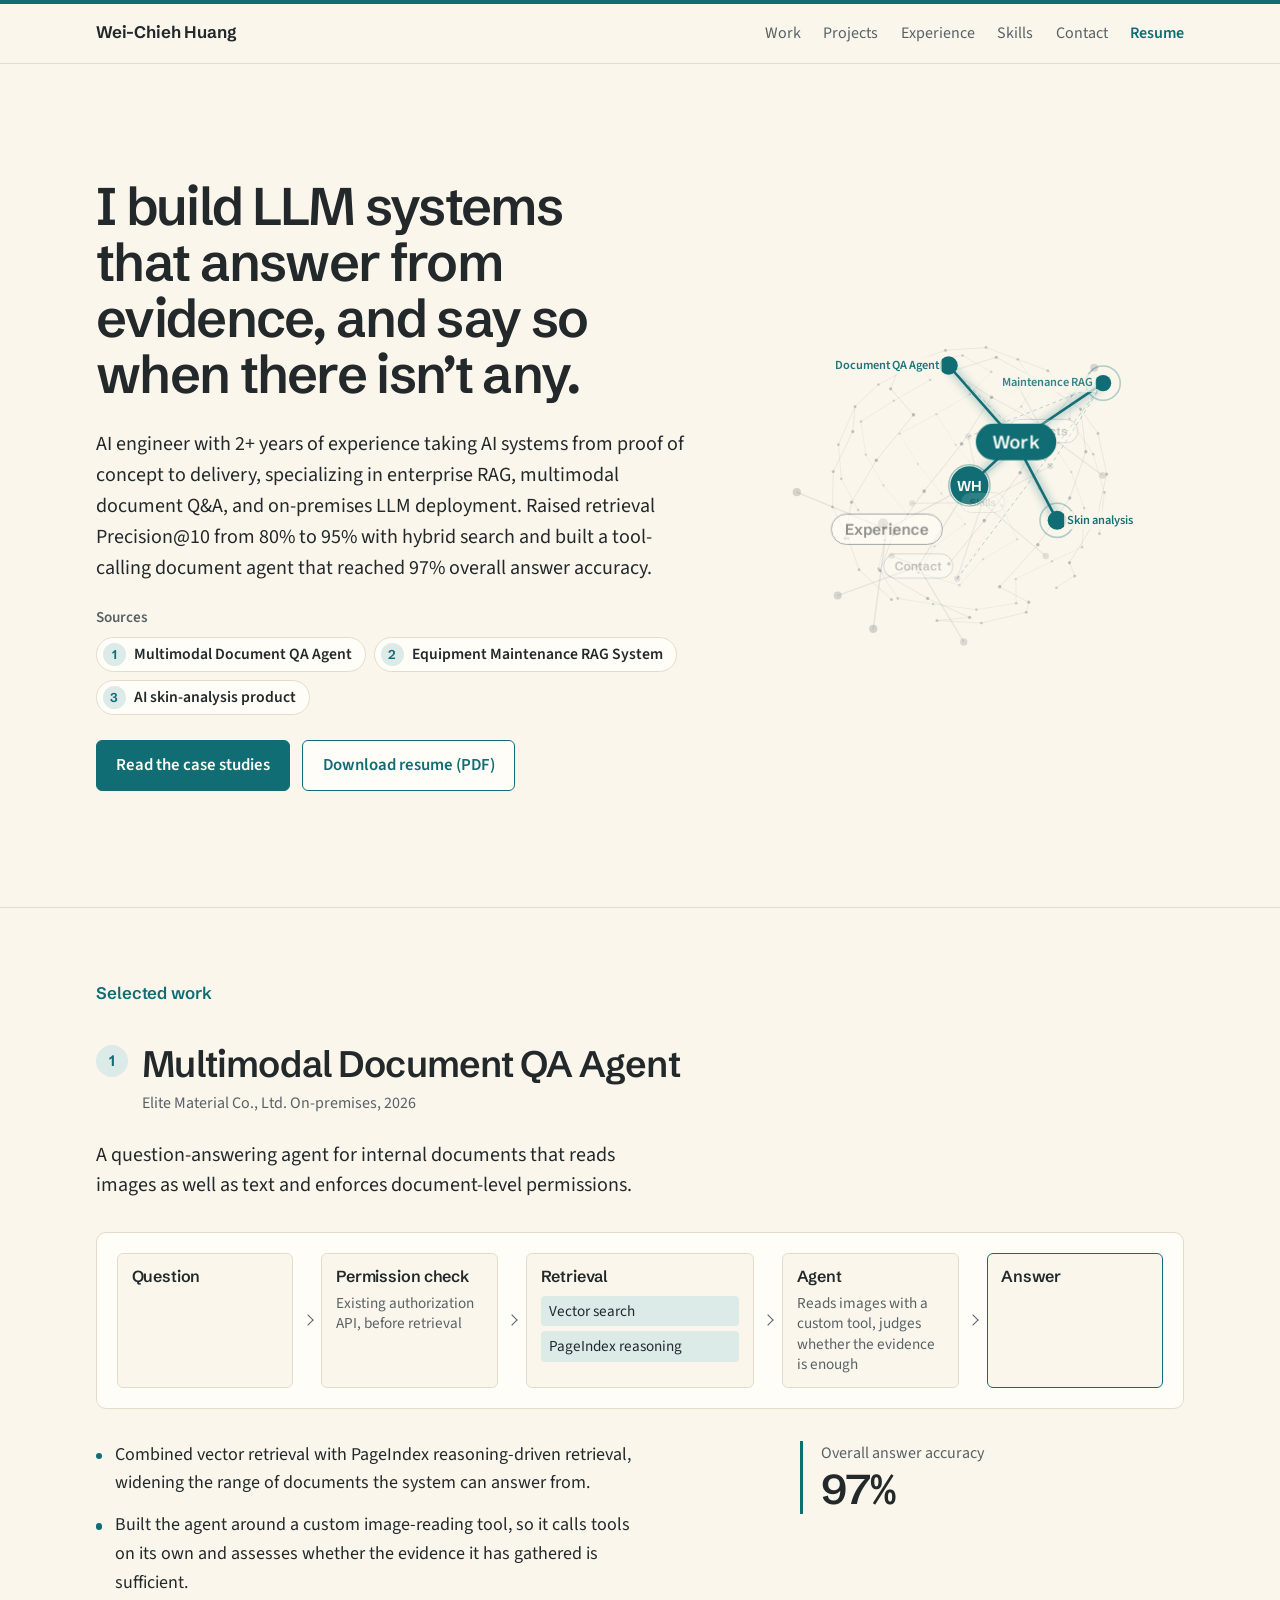
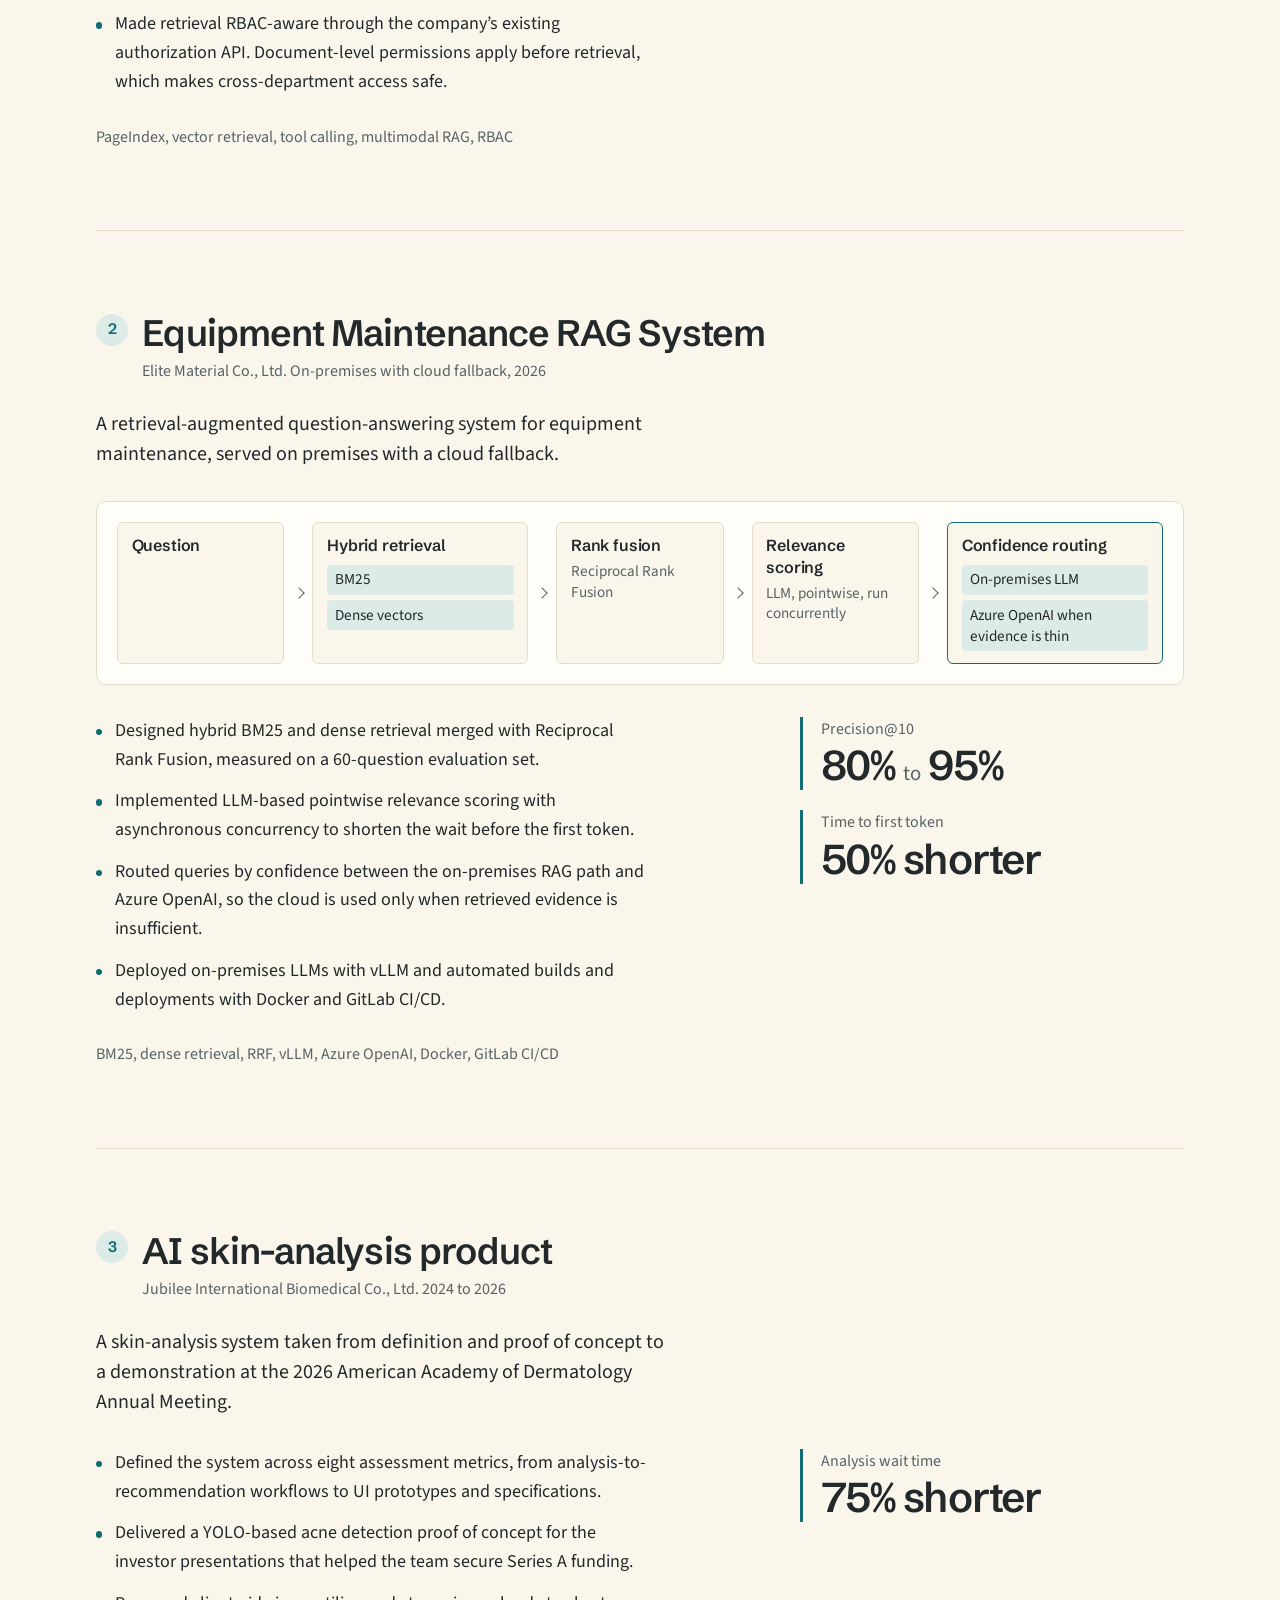
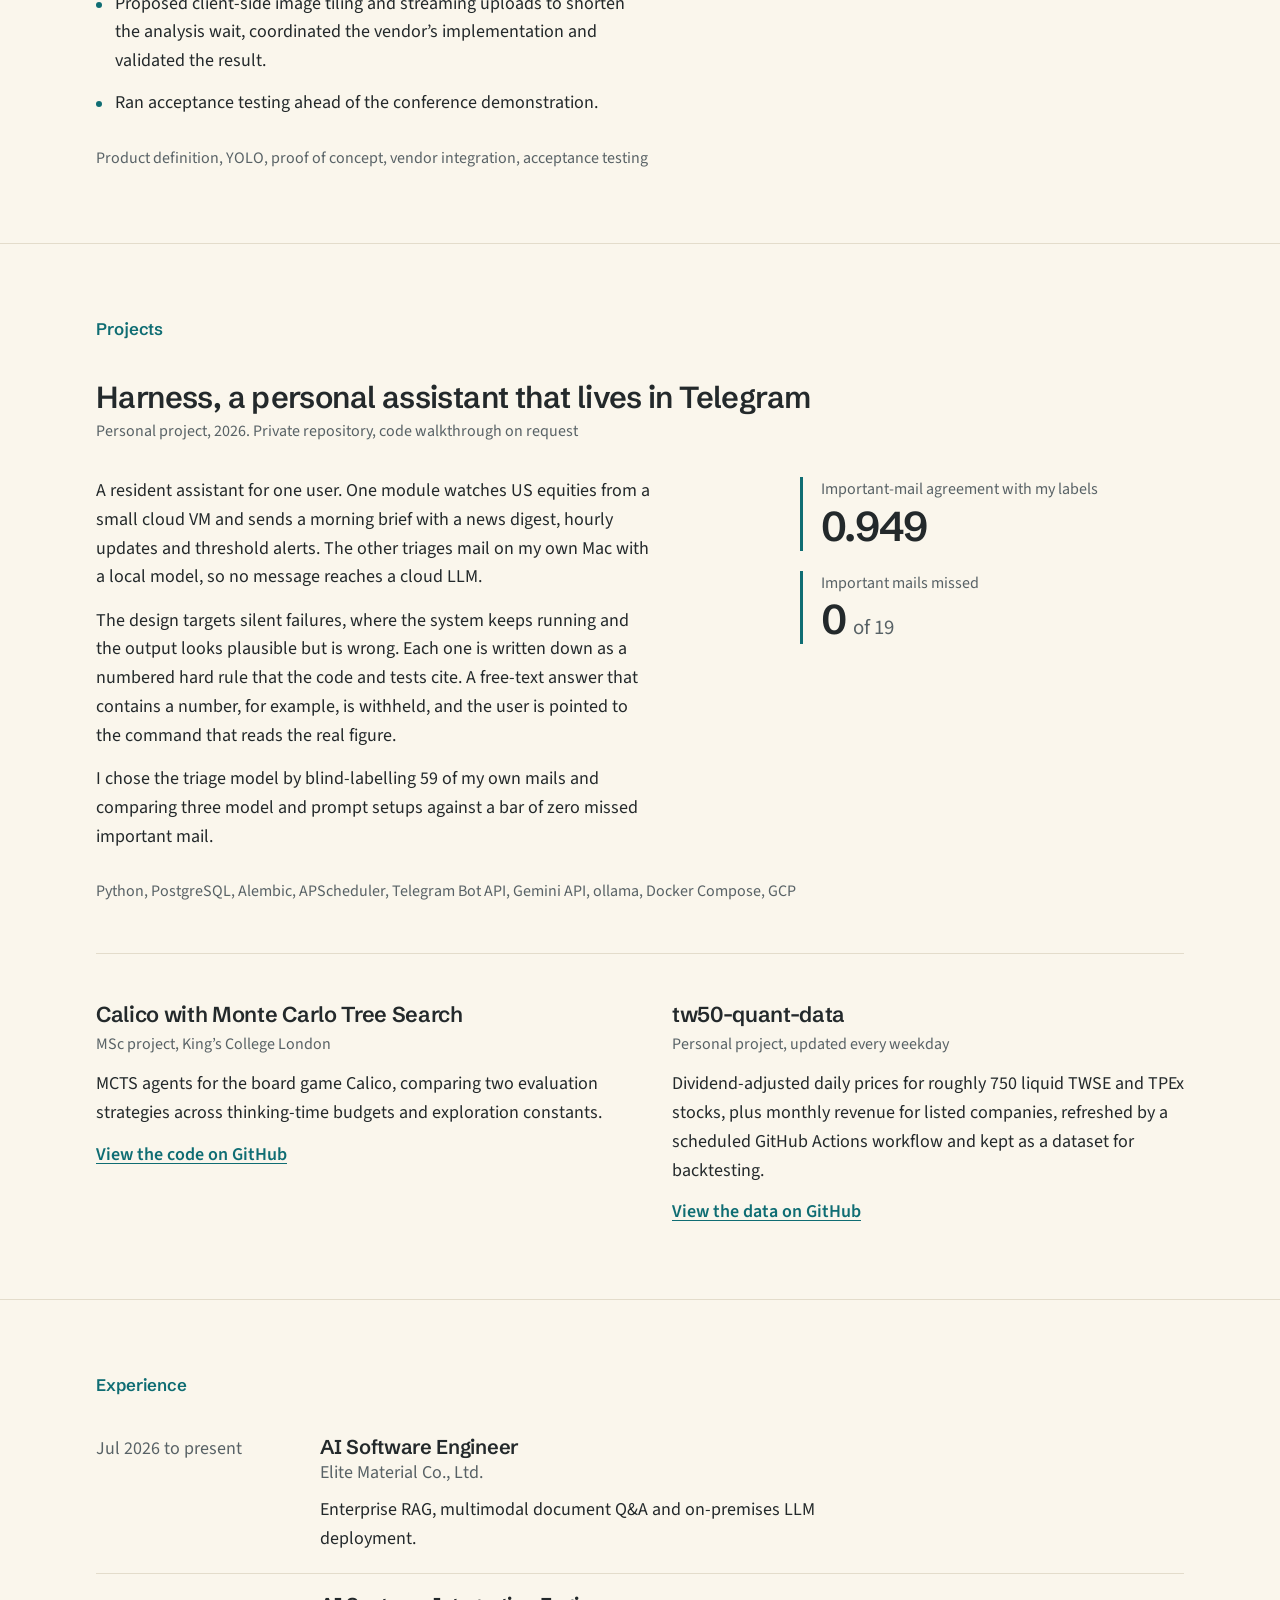
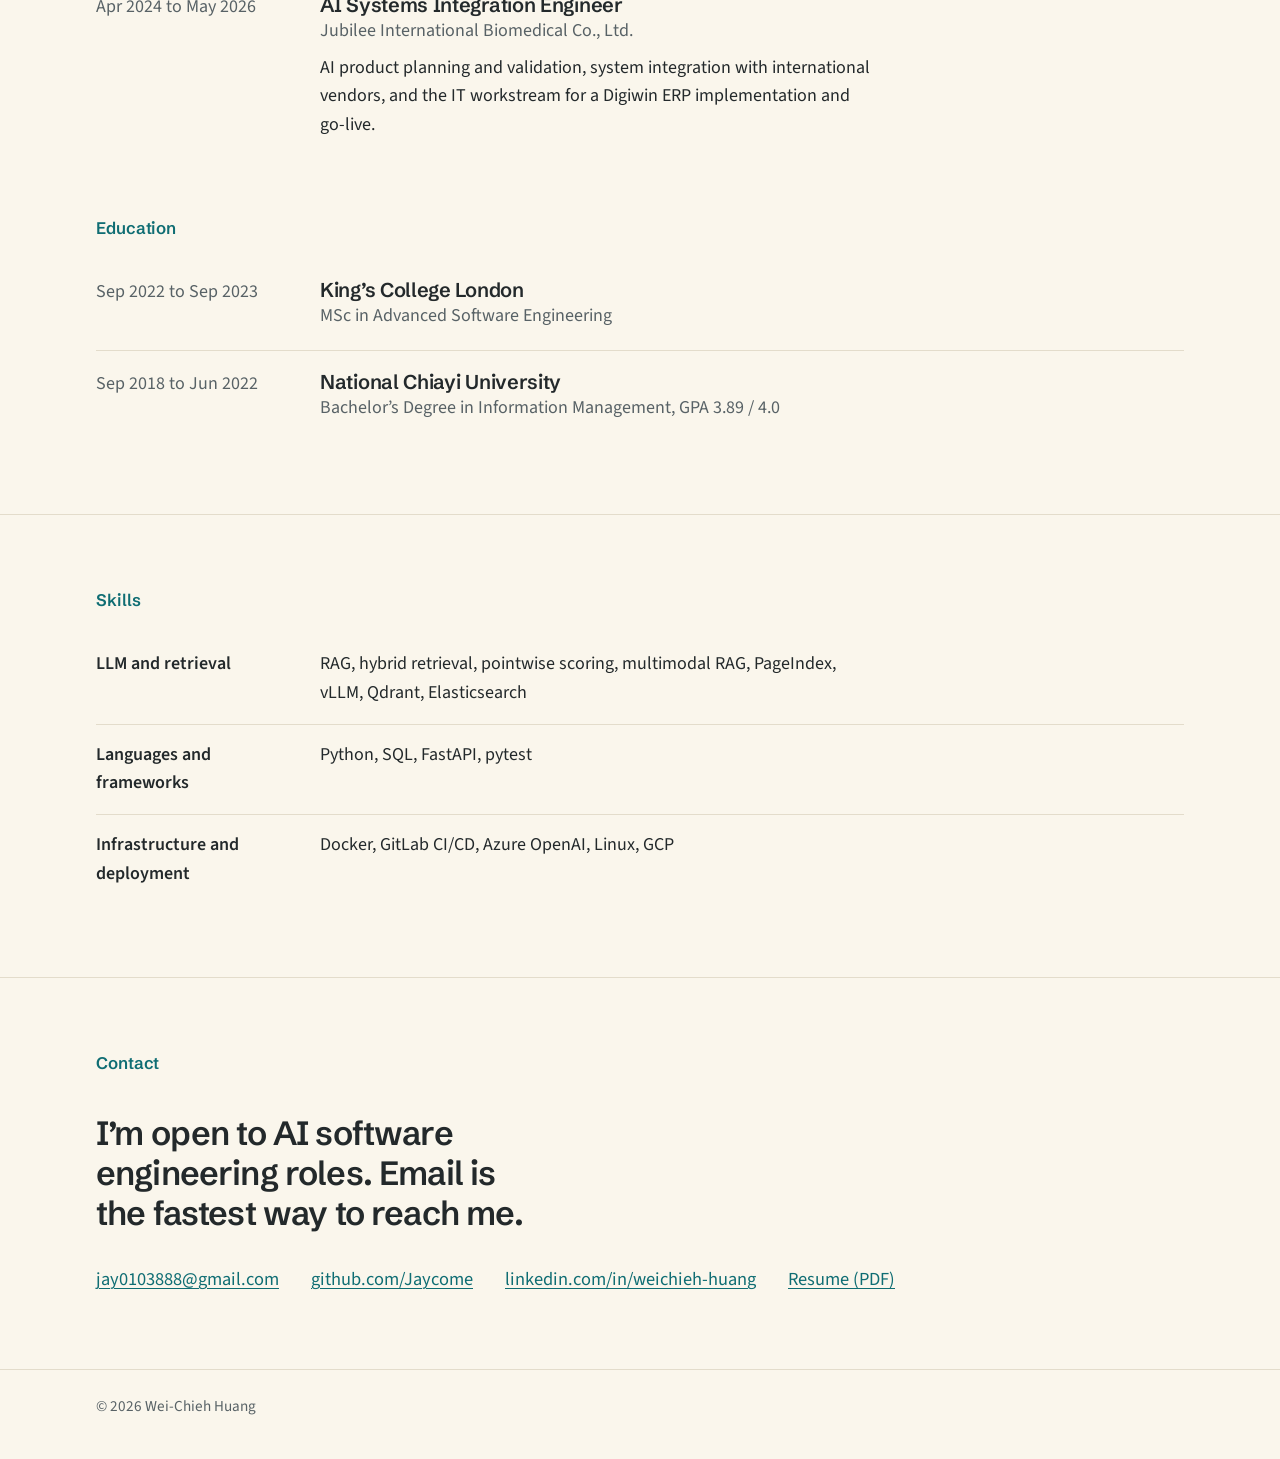
<file: index.html>
<!DOCTYPE html>
<html lang="en">
<head>
  <meta charset="UTF-8" />
  <meta name="viewport" content="width=device-width, initial-scale=1.0" />
  <title>Wei-Chieh Huang | AI Software Engineer</title>
  <meta name="description" content="Wei-Chieh Huang is an AI software engineer building enterprise RAG, multimodal document Q&amp;A and on-premises LLM systems." />
  <meta property="og:title" content="Wei-Chieh Huang | AI Software Engineer" />
  <meta property="og:description" content="Enterprise RAG, multimodal document Q&amp;A and on-premises LLM deployment, from proof of concept to delivery." />
  <meta property="og:type" content="website" />
  <meta property="og:url" content="https://jaycome.github.io/" />
  <meta name="theme-color" content="#FAF6EC" />
  <link rel="icon" href="data:image/svg+xml,%3Csvg xmlns='http://www.w3.org/2000/svg' viewBox='0 0 32 32'%3E%3Crect width='32' height='32' rx='6' fill='%230F6D73'/%3E%3Cpath d='M7 10l4 12 5-9 5 9 4-12' fill='none' stroke='%23FAF6EC' stroke-width='2.6' stroke-linecap='round' stroke-linejoin='round'/%3E%3C/svg%3E" />
  <link rel="preload" href="assets/fonts/schibsted-grotesk-latin-wght-normal.woff2" as="font" type="font/woff2" crossorigin />
  <link rel="preload" href="assets/fonts/source-sans-3-latin-wght-normal.woff2" as="font" type="font/woff2" crossorigin />
  <link rel="stylesheet" href="styles.css" />
  <script>document.documentElement.classList.add("js");</script>
</head>

<body>
  <a class="skip" href="#work">Skip to selected work</a>

  <header class="masthead">
    <a class="masthead-name" href="#top">Wei-Chieh Huang</a>
    <nav aria-label="Sections">
      <a href="#work">Work</a>
      <a href="#projects">Projects</a>
      <a href="#experience">Experience</a>
      <a href="#skills">Skills</a>
      <a href="#contact">Contact</a>
      <a class="nav-resume" href="assets/resume.pdf" download="Wei-Chieh_Huang_Resume.pdf">Resume</a>
    </nav>
  </header>

  <main id="top">
    <section class="landing">
      <div class="landing-inner">
        <h1>I build LLM systems that answer from evidence, and say so when there isn’t any.</h1>

        <p class="summary" data-stream="word">
          AI engineer with 2+ years of experience taking AI systems from proof of concept to delivery,
          specializing in enterprise RAG, multimodal document Q&amp;A, and on-premises LLM deployment.
          Raised retrieval Precision@10 from 80% to 95% with hybrid search and built a tool-calling
          document agent that reached 97% overall answer accuracy.
        </p>

        <div class="retrieved">
          <p>Sources</p>
          <ol>
            <li><a href="#doc-qa"><b>1</b>Multimodal Document QA Agent</a></li>
            <li><a href="#maintenance-rag"><b>2</b>Equipment Maintenance RAG System</a></li>
            <li><a href="#skin-analysis"><b>3</b>AI skin-analysis product</a></li>
          </ol>
        </div>

        <p class="actions">
          <a class="button" href="#work">Read the case studies</a>
          <a class="button quiet" href="assets/resume.pdf" download="Wei-Chieh_Huang_Resume.pdf">Download resume (PDF)</a>
        </p>
      </div>

      <nav class="graph" aria-label="Sections, shown as a knowledge graph">
        <canvas aria-hidden="true"></canvas>
        <ul>
          <li><a href="#work" data-node="work">Work</a></li>
          <li><a href="#projects" data-node="projects">Projects</a></li>
          <li><a href="#skills" data-node="skills">Skills</a></li>
          <li><a href="#contact" data-node="contact">Contact</a></li>
          <li><a href="#experience" data-node="experience">Experience</a></li>
        </ul>
      </nav>
    </section>

    <section id="work" class="band">
      <h2 class="band-title">Selected work</h2>

      <article id="doc-qa" class="case">
        <header class="case-head">
          <span class="case-no" aria-hidden="true">1</span>
          <div>
            <h3>Multimodal Document QA Agent</h3>
            <p class="case-meta">Elite Material Co., Ltd. On-premises, 2026</p>
          </div>
        </header>

        <p class="case-lede">
          A question-answering agent for internal documents that reads images as well as text and
          enforces document-level permissions.
        </p>

        <ol class="flow" aria-label="How a question is answered">
          <li><b>Question</b></li>
          <li><b>Permission check</b><span>Existing authorization API, before retrieval</span></li>
          <li class="fork"><b>Retrieval</b>
            <span class="lanes"><i>Vector search</i><i>PageIndex reasoning</i></span>
          </li>
          <li><b>Agent</b><span>Reads images with a custom tool, judges whether the evidence is enough</span></li>
          <li class="end"><b>Answer</b></li>
        </ol>

        <div class="case-body">
          <ul class="built">
            <li>Combined vector retrieval with PageIndex reasoning-driven retrieval, widening the range of documents the system can answer from.</li>
            <li>Built the agent around a custom image-reading tool, so it calls tools on its own and assesses whether the evidence it has gathered is sufficient.</li>
            <li>Made retrieval RBAC-aware through the company’s existing authorization API. Document-level permissions apply before retrieval, which makes cross-department access safe.</li>
          </ul>
          <dl class="results">
            <div>
              <dt>Overall answer accuracy</dt>
              <dd><span data-count="97">97</span>%</dd>
            </div>
          </dl>
        </div>
        <p class="stack">PageIndex, vector retrieval, tool calling, multimodal RAG, RBAC</p>
      </article>

      <article id="maintenance-rag" class="case">
        <header class="case-head">
          <span class="case-no" aria-hidden="true">2</span>
          <div>
            <h3>Equipment Maintenance RAG System</h3>
            <p class="case-meta">Elite Material Co., Ltd. On-premises with cloud fallback, 2026</p>
          </div>
        </header>

        <p class="case-lede">
          A retrieval-augmented question-answering system for equipment maintenance, served on premises
          with a cloud fallback.
        </p>

        <ol class="flow" aria-label="How a question is answered">
          <li><b>Question</b></li>
          <li class="fork"><b>Hybrid retrieval</b>
            <span class="lanes"><i>BM25</i><i>Dense vectors</i></span>
          </li>
          <li><b>Rank fusion</b><span>Reciprocal Rank Fusion</span></li>
          <li><b>Relevance scoring</b><span>LLM, pointwise, run concurrently</span></li>
          <li class="fork end"><b>Confidence routing</b>
            <span class="lanes"><i>On-premises LLM</i><i>Azure OpenAI when evidence is thin</i></span>
          </li>
        </ol>

        <div class="case-body">
          <ul class="built">
            <li>Designed hybrid BM25 and dense retrieval merged with Reciprocal Rank Fusion, measured on a 60-question evaluation set.</li>
            <li>Implemented LLM-based pointwise relevance scoring with asynchronous concurrency to shorten the wait before the first token.</li>
            <li>Routed queries by confidence between the on-premises RAG path and Azure OpenAI, so the cloud is used only when retrieved evidence is insufficient.</li>
            <li>Deployed on-premises LLMs with vLLM and automated builds and deployments with Docker and GitLab CI/CD.</li>
          </ul>
          <dl class="results">
            <div>
              <dt>Precision@10</dt>
              <dd>80% <span class="to">to</span> <span data-count="95" data-from="80">95</span>%</dd>
            </div>
            <div>
              <dt>Time to first token</dt>
              <dd><span data-count="50">50</span>% shorter</dd>
            </div>
          </dl>
        </div>
        <p class="stack">BM25, dense retrieval, RRF, vLLM, Azure OpenAI, Docker, GitLab CI/CD</p>
      </article>

      <article id="skin-analysis" class="case">
        <header class="case-head">
          <span class="case-no" aria-hidden="true">3</span>
          <div>
            <h3>AI skin-analysis product</h3>
            <p class="case-meta">Jubilee International Biomedical Co., Ltd. 2024 to 2026</p>
          </div>
        </header>

        <p class="case-lede">
          A skin-analysis system taken from definition and proof of concept to a demonstration at the
          2026 American Academy of Dermatology Annual Meeting.
        </p>

        <div class="case-body">
          <ul class="built">
            <li>Defined the system across eight assessment metrics, from analysis-to-recommendation workflows to UI prototypes and specifications.</li>
            <li>Delivered a YOLO-based acne detection proof of concept for the investor presentations that helped the team secure Series A funding.</li>
            <li>Proposed client-side image tiling and streaming uploads to shorten the analysis wait, coordinated the vendor’s implementation and validated the result.</li>
            <li>Ran acceptance testing ahead of the conference demonstration.</li>
          </ul>
          <dl class="results">
            <div>
              <dt>Analysis wait time</dt>
              <dd><span data-count="75">75</span>% shorter</dd>
            </div>
          </dl>
        </div>
        <p class="stack">Product definition, YOLO, proof of concept, vendor integration, acceptance testing</p>
      </article>
    </section>

    <section id="projects" class="band">
      <h2 class="band-title">Projects</h2>

      <div class="projects">
        <article class="project lead">
          <h3>Harness, a personal assistant that lives in Telegram</h3>
          <p class="case-meta">Personal project, 2026. Private repository, code walkthrough on request</p>

          <div class="case-body">
            <div class="project-text">
              <p>
                A resident assistant for one user. One module watches US equities from a small cloud VM and
                sends a morning brief with a news digest, hourly updates and threshold alerts. The other
                triages mail on my own Mac with a local model, so no message reaches a cloud LLM.
              </p>
              <p>
                The design targets silent failures, where the system keeps running and the output looks
                plausible but is wrong. Each one is written down as a numbered hard rule that the code and
                tests cite. A free-text answer that contains a number, for example, is withheld, and the
                user is pointed to the command that reads the real figure.
              </p>
              <p>
                I chose the triage model by blind-labelling 59 of my own mails and comparing three
                model and prompt setups against a bar of zero missed important mail.
              </p>
            </div>
            <dl class="results">
              <div>
                <dt>Important-mail agreement with my labels</dt>
                <dd class="decimal">0.949</dd>
              </div>
              <div>
                <dt>Important mails missed</dt>
                <dd>0 <span class="to">of 19</span></dd>
              </div>
            </dl>
          </div>
          <p class="stack">Python, PostgreSQL, Alembic, APScheduler, Telegram Bot API, Gemini API, ollama, Docker Compose, GCP</p>
        </article>

        <article class="project">
          <h3>Calico with Monte Carlo Tree Search</h3>
          <p class="case-meta">MSc project, King’s College London</p>
          <p>
            MCTS agents for the board game Calico, comparing two evaluation strategies across
            thinking-time budgets and exploration constants.
          </p>
          <p><a class="text-link" href="https://github.com/Jaycome/Calico-with-MCTS">View the code on GitHub</a></p>
        </article>

        <article class="project">
          <h3>tw50-quant-data</h3>
          <p class="case-meta">Personal project, updated every weekday</p>
          <p>
            Dividend-adjusted daily prices for roughly 750 liquid TWSE and TPEx stocks, plus monthly
            revenue for listed companies, refreshed by a scheduled GitHub Actions workflow and kept as a
            dataset for backtesting.
          </p>
          <p><a class="text-link" href="https://github.com/Jaycome/tw50-quant-data">View the data on GitHub</a></p>
        </article>
      </div>
    </section>

    <section id="experience" class="band">
      <h2 class="band-title">Experience</h2>
      <div class="rows">
        <div class="row">
          <p class="when">Jul 2026 to present</p>
          <div>
            <h3>AI Software Engineer</h3>
            <p class="where">Elite Material Co., Ltd.</p>
            <p>Enterprise RAG, multimodal document Q&amp;A and on-premises LLM deployment.</p>
          </div>
        </div>
        <div class="row">
          <p class="when">Apr 2024 to May 2026</p>
          <div>
            <h3>AI Systems Integration Engineer</h3>
            <p class="where">Jubilee International Biomedical Co., Ltd.</p>
            <p>
              AI product planning and validation, system integration with international vendors, and the
              IT workstream for a Digiwin ERP implementation and go-live.
            </p>
          </div>
        </div>
      </div>

      <h2 class="band-title second">Education</h2>
      <div class="rows">
        <div class="row">
          <p class="when">Sep 2022 to Sep 2023</p>
          <div>
            <h3>King’s College London</h3>
            <p class="where">MSc in Advanced Software Engineering</p>
          </div>
        </div>
        <div class="row">
          <p class="when">Sep 2018 to Jun 2022</p>
          <div>
            <h3>National Chiayi University</h3>
            <p class="where">Bachelor’s Degree in Information Management, GPA 3.89 / 4.0</p>
          </div>
        </div>
      </div>
    </section>

    <section id="skills" class="band">
      <h2 class="band-title">Skills</h2>
      <dl class="skills">
        <div>
          <dt>LLM and retrieval</dt>
          <dd>RAG, hybrid retrieval, pointwise scoring, multimodal RAG, PageIndex, vLLM, Qdrant, Elasticsearch</dd>
        </div>
        <div>
          <dt>Languages and frameworks</dt>
          <dd>Python, SQL, FastAPI, pytest</dd>
        </div>
        <div>
          <dt>Infrastructure and deployment</dt>
          <dd>Docker, GitLab CI/CD, Azure OpenAI, Linux, GCP</dd>
        </div>
      </dl>
    </section>

    <section id="contact" class="band contact">
      <h2 class="band-title">Contact</h2>
      <p class="contact-line">
        I’m open to AI software engineering roles. Email is the fastest way to reach me.
      </p>
      <ul class="contact-links">
        <li><a href="mailto:jay0103888@gmail.com">jay0103888@gmail.com</a></li>
        <li><a href="https://github.com/Jaycome">github.com/Jaycome</a></li>
        <li><a href="https://www.linkedin.com/in/weichieh-huang/">linkedin.com/in/weichieh-huang</a></li>
        <li><a href="assets/resume.pdf" download="Wei-Chieh_Huang_Resume.pdf">Resume (PDF)</a></li>
      </ul>
    </section>
  </main>

  <footer class="colophon">
    <p>© 2026 Wei-Chieh Huang</p>
  </footer>

  <script src="script.js" defer></script>
</body>
</html>
</file>
<file: styles.css>
/* Wei-Chieh Huang, portfolio. Static HTML and CSS, no build step. */

@font-face {
  font-family: "Schibsted Grotesk";
  src: url("assets/fonts/schibsted-grotesk-latin-wght-normal.woff2") format("woff2");
  font-weight: 400 900;
  font-display: swap;
}

@font-face {
  font-family: "Source Sans 3";
  src: url("assets/fonts/source-sans-3-latin-wght-normal.woff2") format("woff2");
  font-weight: 200 900;
  font-display: swap;
}

:root {
  --milk: #faf6ec;        /* page */
  --paper: #fffdf7;       /* raised surfaces */
  --ink: #23292b;         /* text */
  --slate: #586266;       /* secondary text */
  --teal: #0f6d73;        /* accent, same as the resume */
  --teal-wash: #dcebe8;   /* accent tint */
  --rule: #e3dccb;        /* hairlines */

  --display: "Schibsted Grotesk", "Helvetica Neue", Arial, sans-serif;
  --text: "Source Sans 3", "Segoe UI", system-ui, sans-serif;

  --page: 68rem;
  --gutter: clamp(1.25rem, 5vw, 3rem);
}

*,
*::before,
*::after {
  box-sizing: border-box;
}

html {
  scroll-behavior: smooth;
  scroll-padding-top: 5rem;
  -webkit-text-size-adjust: 100%;
}

body {
  margin: 0;
  background: var(--milk);
  color: var(--ink);
  font-family: var(--text);
  font-size: 1.125rem;
  line-height: 1.6;
  border-top: 4px solid var(--teal);
}

h1,
h2,
h3,
p,
ul,
ol,
dl,
dd {
  margin: 0;
}

ul,
ol {
  padding: 0;
  list-style: none;
}

a {
  color: var(--teal);
  text-decoration-thickness: 1px;
  text-underline-offset: 0.18em;
}

a:hover {
  text-decoration-thickness: 2px;
}

:focus-visible {
  outline: 2px solid var(--teal);
  outline-offset: 3px;
  border-radius: 2px;
}

.skip {
  position: absolute;
  left: var(--gutter);
  top: -4rem;
  background: var(--ink);
  color: var(--milk);
  padding: 0.5rem 0.9rem;
  z-index: 30;
}

.skip:focus {
  top: 0.75rem;
}

/* Masthead */

.masthead {
  position: sticky;
  top: 0;
  z-index: 20;
  display: flex;
  flex-wrap: wrap;
  align-items: baseline;
  justify-content: space-between;
  gap: 0.25rem 2rem;
  padding: 0.85rem max(var(--gutter), calc((100vw - var(--page)) / 2));
  background: color-mix(in srgb, var(--milk) 92%, transparent);
  backdrop-filter: blur(10px);
  border-bottom: 1px solid var(--rule);
}

.masthead-name {
  font-family: var(--display);
  font-weight: 650;
  font-size: 1.05rem;
  letter-spacing: -0.01em;
  color: var(--ink);
  text-decoration: none;
}

.masthead nav {
  display: flex;
  flex-wrap: wrap;
  gap: 0.1rem 1.4rem;
  font-size: 1rem;
}

.masthead nav a {
  color: var(--slate);
  text-decoration: none;
  padding: 0.2rem 0;
}

.masthead nav a:hover {
  color: var(--ink);
}

.masthead nav .nav-resume {
  color: var(--teal);
  font-weight: 600;
}

/* Shared page width */

main > section {
  padding-inline: max(var(--gutter), calc((100vw - var(--page)) / 2));
}

/* Landing: the page opens as a retrieval-augmented answer */

.landing {
  display: grid;
  grid-template-columns: minmax(0, 38rem) minmax(0, 1fr);
  gap: clamp(1.5rem, 4vw, 3.5rem);
  align-items: center;
  min-height: calc(100svh - 3.6rem);
  padding-block: clamp(2rem, 4.5vh, 4rem);
  overflow: hidden;
}

.landing-inner {
  min-width: 0;
}

/* The knowledge graph: the page as a sphere of nodes that can be spun */

.graph {
  position: relative;
  width: 100%;
  max-width: 34rem;
  justify-self: center;
}

.graph ul {
  display: flex;
  flex-wrap: wrap;
  gap: 0.5rem;
}

.graph a {
  display: inline-block;
  padding: 0.3rem 0.8rem;
  font-family: var(--display);
  font-size: 0.95rem;
  font-weight: 600;
  line-height: 1.3;
  color: var(--ink);
  background: var(--paper);
  border: 1px solid var(--slate);
  border-radius: 999px;
  text-decoration: none;
  white-space: nowrap;
  transition: background-color 0.25s, color 0.25s, border-color 0.25s;
}

.graph canvas {
  display: none;
}

/* With the script running, the links become nodes placed by the simulation */
.js .graph {
  aspect-ratio: 1;
  max-width: 30rem;
  cursor: grab;
  touch-action: pan-y;
  user-select: none;
  -webkit-user-select: none;
}

.js .graph canvas {
  display: block;
  position: absolute;
  inset: 0;
  width: 100%;
  height: 100%;
}

.js .graph a {
  position: absolute;
  left: 0;
  top: 0;
  transform: translate(calc(var(--tx, 0px) - 50%), calc(var(--ty, 0px) - 50%)) scale(var(--grow, 1));
  cursor: pointer;
  will-change: transform, opacity;
  -webkit-user-drag: none;
}

.js .graph.turning,
.js .graph.turning a {
  cursor: grabbing;
}

.js .graph a.on,
.js .graph a:hover,
.js .graph a:focus-visible {
  color: var(--paper);
  background: var(--teal);
  border-color: var(--teal);
}

.role {
  color: var(--slate);
  margin-bottom: 1.1rem;
}

h1 {
  font-family: var(--display);
  font-weight: 600;
  font-size: clamp(2.1rem, 4.6vw, 3.3rem);
  line-height: 1.06;
  letter-spacing: -0.032em;
  max-width: 19ch;
  text-wrap: balance;
}

.summary {
  margin-top: clamp(1.2rem, 2.4vw, 1.6rem);
  font-size: 1.25rem;
  line-height: 1.55;
  max-width: 60ch;
}

.retrieved {
  display: flex;
  flex-wrap: wrap;
  align-items: baseline;
  gap: 0.5rem 0.9rem;
  margin-top: 1.3rem;
}

.retrieved p {
  font-size: 0.95rem;
  font-weight: 600;
  color: var(--slate);
}

.retrieved ol {
  display: flex;
  flex-wrap: wrap;
  gap: 0.5rem;
}

.retrieved a {
  display: inline-flex;
  align-items: center;
  gap: 0.5rem;
  padding: 0.3rem 0.8rem 0.3rem 0.35rem;
  font-size: 0.98rem;
  font-weight: 600;
  line-height: 1.3;
  color: var(--ink);
  background: var(--paper);
  border: 1px solid var(--rule);
  border-radius: 999px;
  text-decoration: none;
  transition: border-color 0.18s, background-color 0.18s, transform 0.18s;
}

.retrieved a:hover {
  border-color: var(--teal);
  background: var(--teal-wash);
  transform: translateY(-1px);
}

.retrieved b {
  display: grid;
  place-items: center;
  flex: none;
  width: 1.45rem;
  height: 1.45rem;
  font-family: var(--display);
  font-size: 0.8rem;
  font-weight: 650;
  color: var(--teal);
  background: var(--teal-wash);
  border-radius: 999px;
}

.retrieved a:hover b {
  color: var(--paper);
  background: var(--teal);
}

.actions {
  display: flex;
  flex-wrap: wrap;
  gap: 0.75rem;
  margin-top: 1.6rem;
}

.button {
  display: inline-block;
  padding: 0.7rem 1.2rem;
  font-size: 1.05rem;
  font-weight: 600;
  color: var(--paper);
  background: var(--teal);
  border: 1px solid var(--teal);
  border-radius: 6px;
  text-decoration: none;
}

.button:hover {
  background: #0b5a5f;
}

.button.quiet {
  color: var(--teal);
  background: var(--paper);
}

.button.quiet:hover {
  background: var(--teal-wash);
}

/* Bands */

.band {
  padding-block: clamp(2.75rem, 6vw, 4.5rem);
  border-top: 1px solid var(--rule);
}

.band-title {
  font-family: var(--display);
  font-size: 1.05rem;
  font-weight: 600;
  letter-spacing: -0.005em;
  color: var(--teal);
  margin-bottom: clamp(1.5rem, 3vw, 2.25rem);
}

.band-title.second {
  margin-top: clamp(2.5rem, 5vw, 3.5rem);
}

h3 {
  font-family: var(--display);
  font-weight: 600;
  letter-spacing: -0.015em;
  line-height: 1.2;
}

/* Case studies */

.case + .case {
  margin-top: clamp(3rem, 7vw, 5rem);
  padding-top: clamp(3rem, 7vw, 5rem);
  border-top: 1px solid var(--rule);
}

.case-head {
  display: flex;
  align-items: flex-start;
  gap: 0.9rem;
}

.case-no {
  flex: none;
  display: grid;
  place-items: center;
  width: 2rem;
  height: 2rem;
  margin-top: 0.15rem;
  font-family: var(--display);
  font-size: 0.95rem;
  font-weight: 650;
  color: var(--teal);
  background: var(--teal-wash);
  border-radius: 999px;
}

.case h3 {
  font-size: clamp(1.6rem, 3.4vw, 2.3rem);
  letter-spacing: -0.025em;
}

.case-meta {
  color: var(--slate);
  font-size: 1rem;
  margin-top: 0.25rem;
}

.case-lede {
  font-size: 1.25rem;
  line-height: 1.5;
  max-width: 58ch;
  margin-top: 1.5rem;
}

/* Target highlight when arriving from a citation */
.case:target .case-no {
  background: var(--teal);
  color: var(--paper);
}

/* Pipeline: a real sequence, so it is an ordered list */

.flow {
  display: flex;
  align-items: stretch;
  gap: 1.75rem;
  margin-top: 2rem;
  padding: 1.25rem;
  background: var(--paper);
  border: 1px solid var(--rule);
  border-radius: 10px;
}

.flow li {
  position: relative;
  flex: 1 1 0;
  min-width: 0;
  padding: 0.75rem 0.85rem;
  font-size: 0.95rem;
  line-height: 1.35;
  background: var(--milk);
  border: 1px solid var(--rule);
  border-radius: 6px;
}

.flow li.fork {
  flex-grow: 1.35;
}

.flow b {
  display: block;
  font-family: var(--display);
  font-weight: 600;
  font-size: 1rem;
  letter-spacing: -0.01em;
}

.flow span {
  display: block;
  color: var(--slate);
  margin-top: 0.3rem;
}

.flow .lanes {
  display: grid;
  gap: 0.35rem;
  margin-top: 0.5rem;
}

.flow .lanes i {
  font-style: normal;
  color: var(--ink);
  padding: 0.3rem 0.5rem;
  background: var(--teal-wash);
  border-radius: 4px;
}

.flow li.end {
  border-color: var(--teal);
}

/* Arrow between steps */
.flow li:not(:last-child)::after {
  content: "";
  position: absolute;
  top: 50%;
  right: -1.2rem;
  width: 0.5rem;
  height: 0.5rem;
  border-top: 1.5px solid var(--slate);
  border-right: 1.5px solid var(--slate);
  transform: translateY(-50%) rotate(45deg);
}

.case-body {
  display: grid;
  grid-template-columns: minmax(0, 1.7fr) minmax(0, 1fr);
  gap: clamp(1.5rem, 4vw, 4rem);
  align-items: start;
  margin-top: 2rem;
}

.built li {
  position: relative;
  padding-left: 1.2rem;
  max-width: 62ch;
}

.built li + li {
  margin-top: 0.8rem;
}

.built li::before {
  content: "";
  position: absolute;
  left: 0;
  top: 0.68em;
  width: 0.4rem;
  height: 0.4rem;
  background: var(--teal);
  border-radius: 50%;
}

.results {
  display: grid;
  gap: 1.25rem;
}

.results div {
  padding-left: 1.1rem;
  border-left: 3px solid var(--teal);
}

.results dt {
  color: var(--slate);
  font-size: 1rem;
}

.results dd {
  font-family: var(--display);
  font-weight: 600;
  font-size: clamp(1.9rem, 3.6vw, 2.6rem);
  line-height: 1.15;
  letter-spacing: -0.03em;
  font-variant-numeric: tabular-nums;
}

.results .decimal {
  font-variant-numeric: normal;
}

.results .to {
  font-family: var(--text);
  font-size: 0.5em;
  font-weight: 400;
  letter-spacing: 0;
  color: var(--slate);
}

.stack {
  margin-top: 1.75rem;
  font-size: 1rem;
  color: var(--slate);
}

/* Projects */

.projects {
  display: grid;
  grid-template-columns: repeat(2, minmax(0, 1fr));
  gap: clamp(2.25rem, 4vw, 3rem) clamp(2rem, 5vw, 4.5rem);
}

.project.lead {
  grid-column: 1 / -1;
  padding-bottom: clamp(2.25rem, 4vw, 3rem);
  border-bottom: 1px solid var(--rule);
}

.project h3 {
  font-size: 1.35rem;
}

.project.lead h3 {
  font-size: clamp(1.5rem, 3vw, 1.9rem);
  letter-spacing: -0.02em;
}

.project > p:not(.case-meta):not(.stack) {
  margin-top: 0.8rem;
  max-width: 62ch;
}

.project-text p {
  max-width: 62ch;
}

.project-text p + p {
  margin-top: 0.9rem;
}

.text-link {
  font-weight: 600;
}

/* Experience and education rows */

.row {
  display: grid;
  grid-template-columns: 12rem minmax(0, 1fr);
  gap: 0.25rem 2rem;
  padding-block: 1.2rem;
  border-top: 1px solid var(--rule);
}

.rows .row:first-child {
  border-top: 0;
  padding-top: 0;
}

.when {
  color: var(--slate);
  font-variant-numeric: tabular-nums;
}

.row h3 {
  font-size: 1.25rem;
}

.where {
  color: var(--slate);
}

.row div p:not(.where) {
  margin-top: 0.5rem;
  max-width: 62ch;
}

/* Skills */

.skills div {
  display: grid;
  grid-template-columns: 12rem minmax(0, 1fr);
  gap: 0.25rem 2rem;
  padding-block: 1rem;
  border-top: 1px solid var(--rule);
}

.skills div:first-child {
  border-top: 0;
  padding-top: 0;
}

.skills dt {
  font-weight: 600;
}

.skills dd {
  max-width: 62ch;
}

/* Contact */

.contact-line {
  font-family: var(--display);
  font-weight: 600;
  font-size: clamp(1.5rem, 3.2vw, 2.1rem);
  line-height: 1.2;
  letter-spacing: -0.025em;
  max-width: 26ch;
  text-wrap: balance;
}

.contact-links {
  display: flex;
  flex-wrap: wrap;
  gap: 0.5rem 2rem;
  margin-top: 1.75rem;
  font-size: 1.15rem;
}

.contact-links a {
  display: inline-block;
  padding-block: 0.2rem;
}

.colophon {
  padding: 1.5rem max(var(--gutter), calc((100vw - var(--page)) / 2)) 2.5rem;
  border-top: 1px solid var(--rule);
  color: var(--slate);
  font-size: 0.95rem;
}

/* 404 */

.lost {
  min-height: 70vh;
  display: grid;
  align-content: center;
  gap: 1.25rem;
  justify-items: start;
  padding: 3rem max(var(--gutter), calc((100vw - var(--page)) / 2));
}

.lost h1 {
  max-width: 16ch;
}

/* Narrow screens */

@media (max-width: 56rem) {
  .case-body {
    grid-template-columns: minmax(0, 1fr);
  }

  .landing {
    grid-template-columns: minmax(0, 1fr);
    gap: 1.5rem;
    padding-top: 1.25rem;
  }

  .graph,
  .js .graph {
    order: -1;
    max-width: 20rem;
  }

  .graph a {
    font-size: 0.85rem;
    padding: 0.2rem 0.6rem;
  }

  .flow {
    flex-direction: column;
    gap: 1.6rem;
  }

  .flow li:not(:last-child)::after {
    top: auto;
    right: auto;
    left: 50%;
    bottom: -1.1rem;
    transform: translateX(-50%) rotate(135deg);
  }

  .results {
    grid-template-columns: repeat(auto-fit, minmax(11rem, 1fr));
  }
}

@media (max-width: 40rem) {
  body {
    font-size: 1.0625rem;
  }

  .summary,
  .case-lede {
    font-size: 1.15rem;
  }

  .masthead nav {
    gap: 0.1rem 0.75rem;
    font-size: 0.92rem;
  }

  .projects {
    grid-template-columns: minmax(0, 1fr);
  }

  .row,
  .skills div {
    grid-template-columns: minmax(0, 1fr);
  }
}

/* Motion
   One orchestrated moment on load (a question is asked, evidence is retrieved
   in the field behind it, and the answer streams in with its sources),
   then motion only where something happens: a pipeline running as it scrolls
   into view, results counting up, and feedback on hover and focus. */

.button {
  transition: background-color 0.18s, transform 0.18s, box-shadow 0.18s;
}

.button:hover {
  transform: translateY(-2px);
  box-shadow: 0 6px 16px -8px rgba(15, 109, 115, 0.55);
}

.button:active {
  transform: translateY(0);
  box-shadow: none;
}

.masthead nav a {
  background: linear-gradient(var(--teal), var(--teal)) left bottom / 0 2px no-repeat;
  transition: color 0.18s, background-size 0.3s cubic-bezier(0.2, 0.7, 0.2, 1);
}

.masthead nav a:hover,
.masthead nav a[aria-current="true"] {
  background-size: 100% 2px;
}

.masthead nav a[aria-current="true"] {
  color: var(--ink);
}

.case-no {
  transition: background-color 0.3s, color 0.3s;
}

@media (prefers-reduced-motion: no-preference) {
  @keyframes rise {
    from {
      opacity: 0;
      transform: translateY(16px);
    }
  }

  @keyframes step {
    0% {
      opacity: 0;
      transform: translateY(10px);
      border-color: var(--teal);
    }
    55% {
      opacity: 1;
      transform: none;
      border-color: var(--teal);
      box-shadow: 0 0 0 3px var(--teal-wash);
    }
    100% {
      box-shadow: 0 0 0 0 transparent;
    }
  }

  @keyframes arrive {
    0% {
      opacity: 0;
      transform: translateY(10px);
    }
    55% {
      opacity: 1;
      transform: none;
      box-shadow: 0 0 0 4px var(--teal-wash);
    }
    100% {
      box-shadow: 0 0 0 0 transparent;
    }
  }

  @keyframes ring {
    from {
      box-shadow: 0 0 0 0 rgba(15, 109, 115, 0.45);
    }
    to {
      box-shadow: 0 0 0 14px rgba(15, 109, 115, 0);
    }
  }

  /* Landing sequence: the answer streams in
     and its sources are attached. script.js sets --d on each piece. */
  @keyframes ink {
    0% {
      opacity: 0;
      color: var(--teal);
    }
    40% {
      opacity: 1;
      color: var(--teal);
    }
  }

  @keyframes chip {
    0% {
      opacity: 0;
      transform: translateY(8px) scale(0.92);
    }
    60% {
      border-color: var(--teal);
      box-shadow: 0 0 0 3px var(--teal-wash);
    }
    100% {
      box-shadow: 0 0 0 0 transparent;
    }
  }

  @keyframes reveal {
    to {
      opacity: 1;
    }
  }

  .js .landing-inner > *,
  .js .graph {
    opacity: 0;
    /* If the script never runs, show everything after a moment */
    animation: reveal 0.4s 3s forwards;
  }

  .js .landing.play .graph {
    animation: reveal 0.8s 0.1s forwards;
  }

  .js .landing.play .landing-inner > * {
    opacity: 1;
    animation: rise 0.7s cubic-bezier(0.2, 0.7, 0.2, 1) var(--d, 0s) both;
  }

  .js .landing.play .summary,
  .js .landing.play .retrieved {
    animation: none;
  }

  .landing.play [data-stream] > span {
    animation: ink 0.5s var(--d, 0s) both;
  }

  .landing.play .retrieved p {
    animation: rise 0.5s var(--d, 0s) both;
  }

  .landing.play .retrieved li {
    animation: chip 0.6s cubic-bezier(0.3, 1.4, 0.5, 1) var(--d, 0s) both;
  }

  /* Pipelines run when they scroll into view */
  .js .flow:not(.run) li,
  .js .results:not(.run) div {
    opacity: 0;
  }

  .flow.run li {
    animation: step 0.7s cubic-bezier(0.2, 0.7, 0.2, 1) both;
  }

  .flow.run li.end {
    animation-name: arrive;
  }

  .flow.run li:nth-child(2) { animation-delay: 0.28s; }
  .flow.run li:nth-child(3) { animation-delay: 0.56s; }
  .flow.run li:nth-child(4) { animation-delay: 0.84s; }
  .flow.run li:nth-child(5) { animation-delay: 1.12s; }

  .results.run div {
    animation: rise 0.6s cubic-bezier(0.2, 0.7, 0.2, 1) both;
  }

  .results.run div:nth-child(2) { animation-delay: 0.15s; }

  /* Arriving from a citation */
  .case:target .case-no {
    animation: ring 0.9s ease-out 0.2s 2;
  }
}

@media (prefers-reduced-motion: reduce) {
  html {
    scroll-behavior: auto;
  }

  *,
  *::before,
  *::after {
    transition: none !important;
    animation: none !important;
  }
}

@media print {
  .masthead {
    position: static;
  }

  .actions,
  .skip {
    display: none;
  }

  .flow li,
  .results div {
    opacity: 1 !important;
  }
}
</file>
